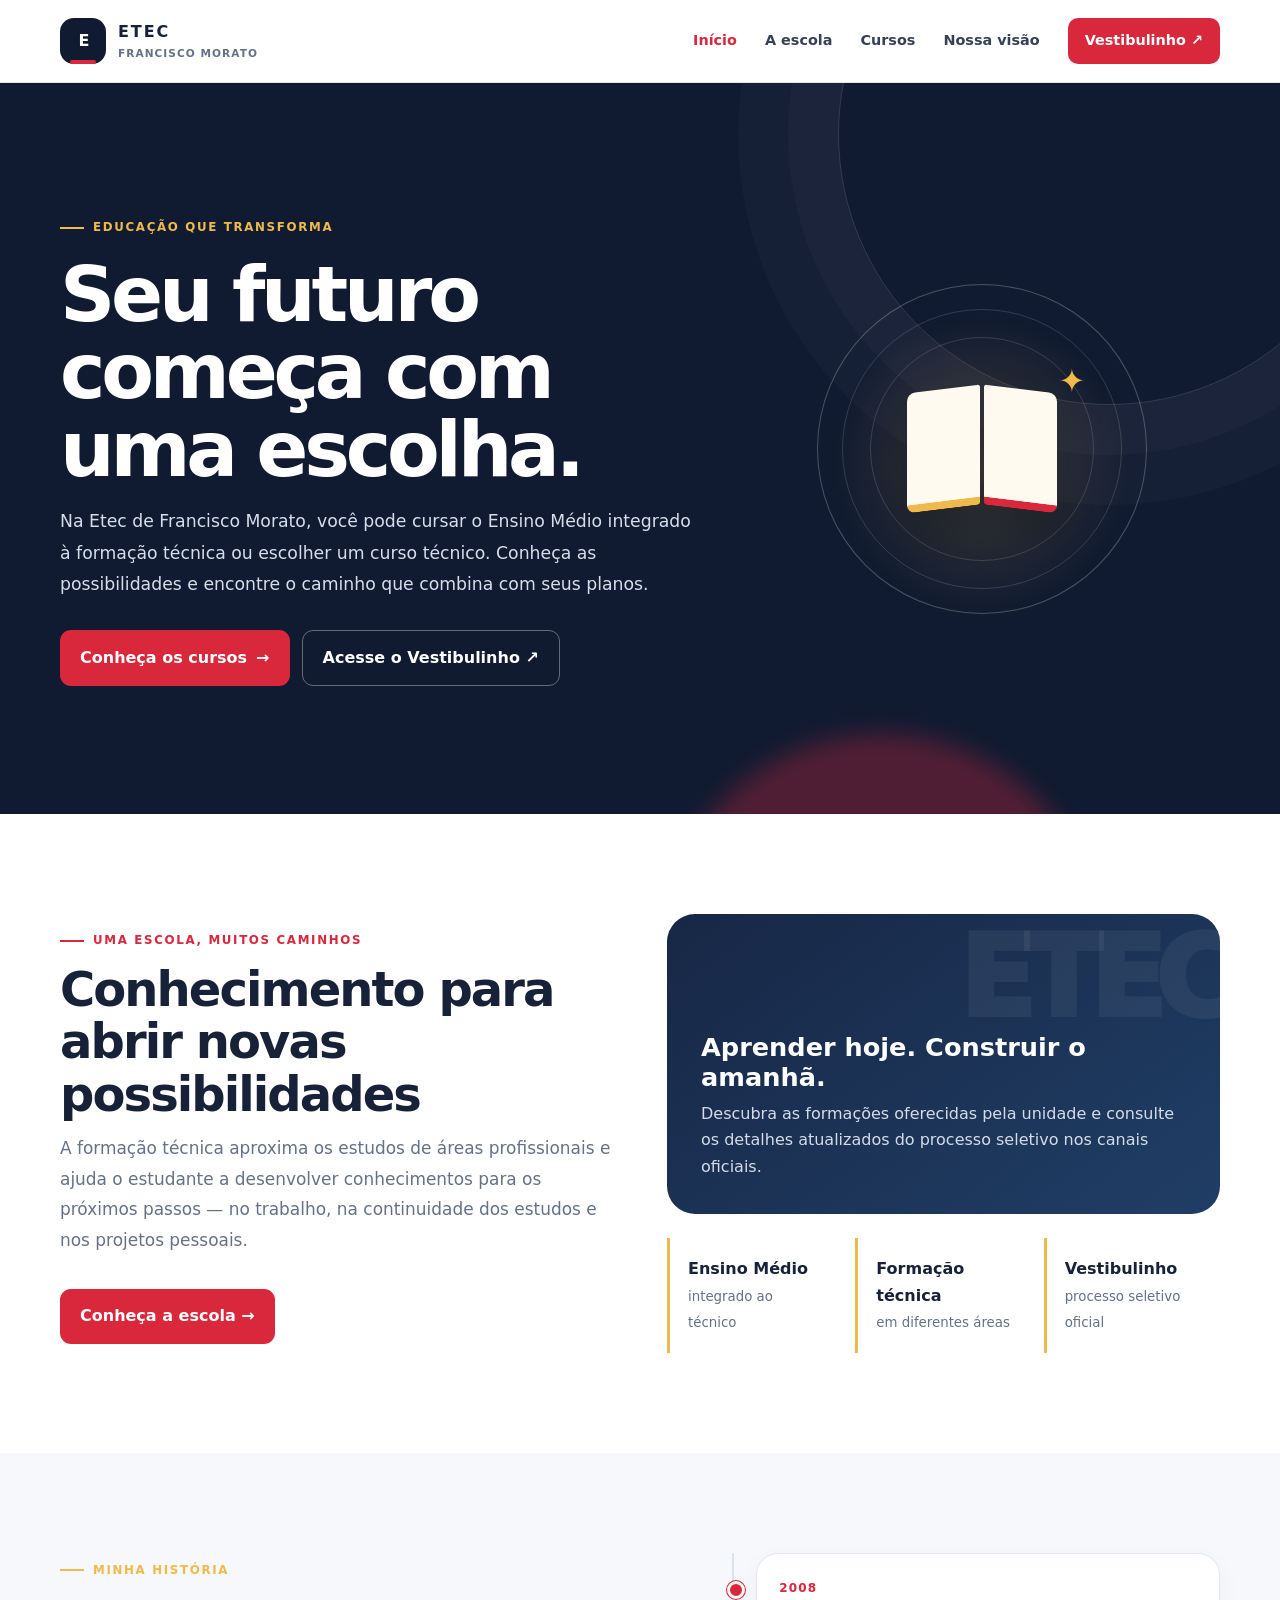
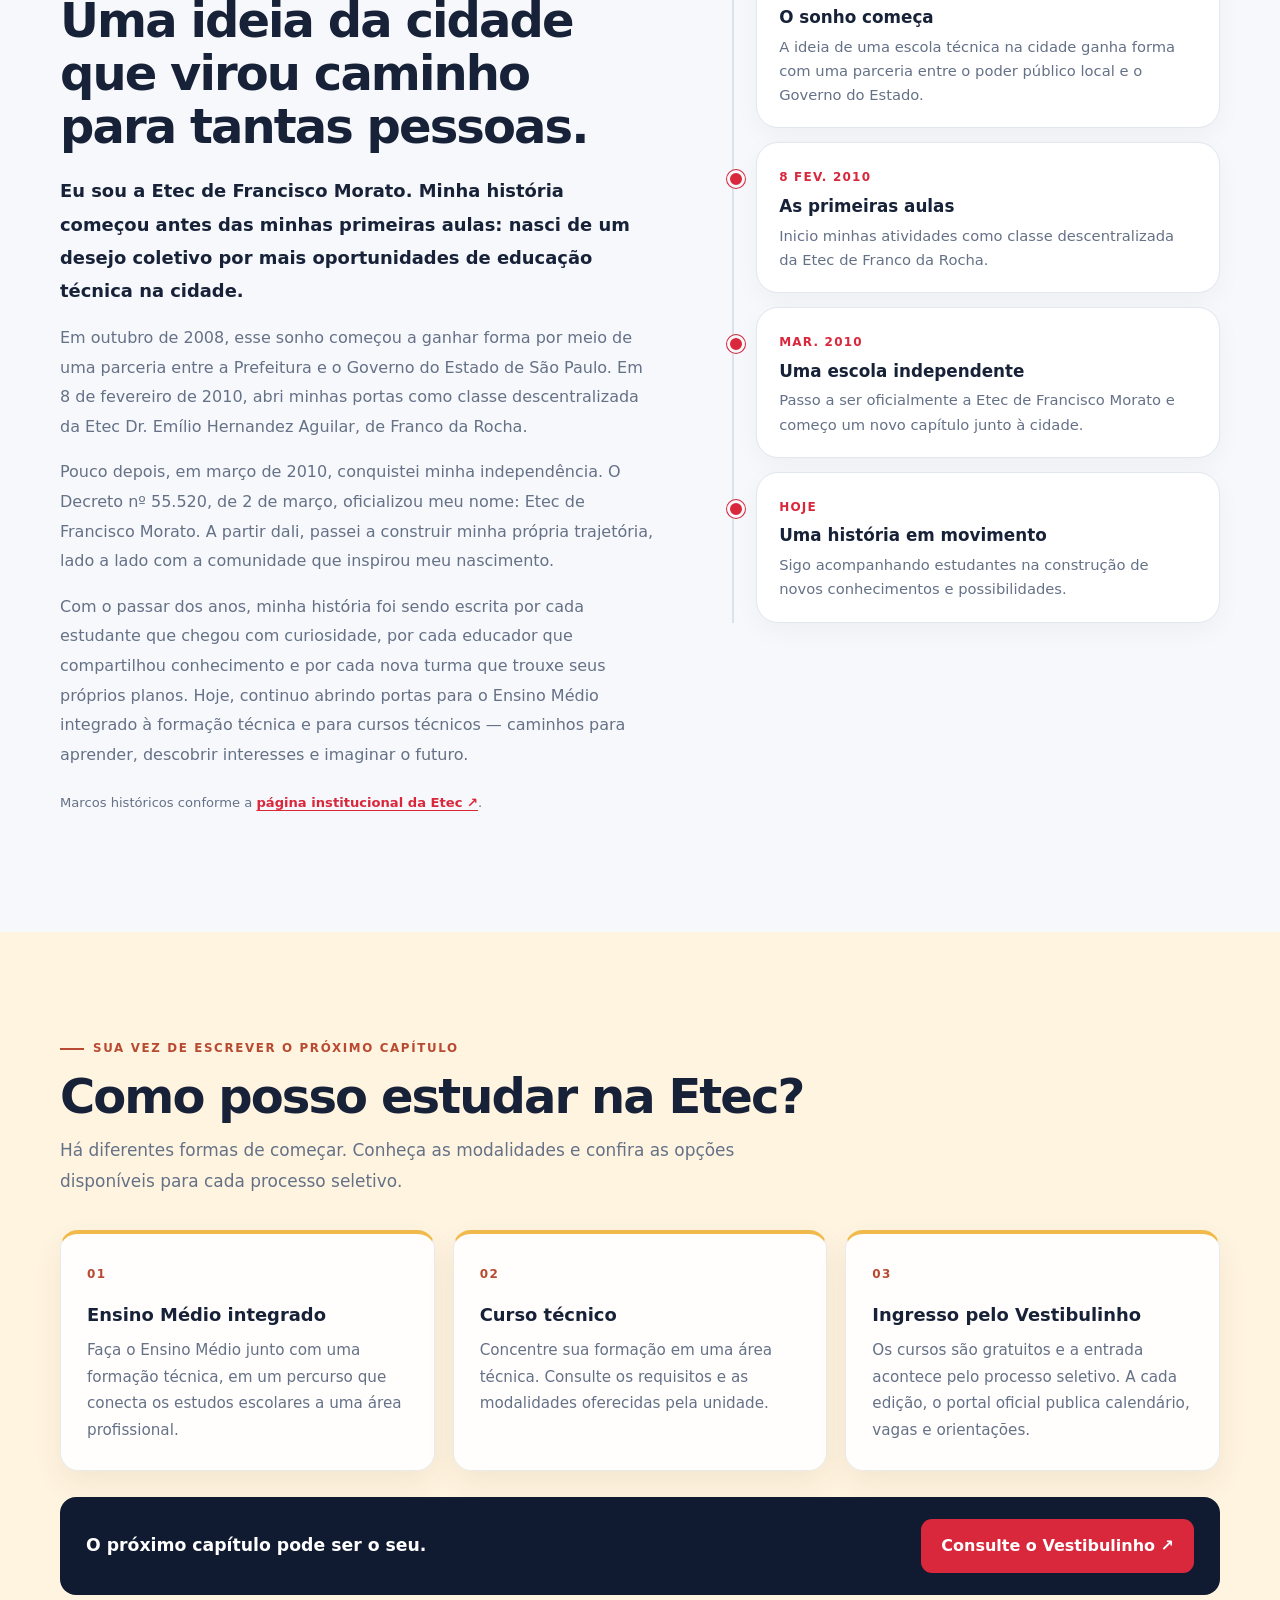
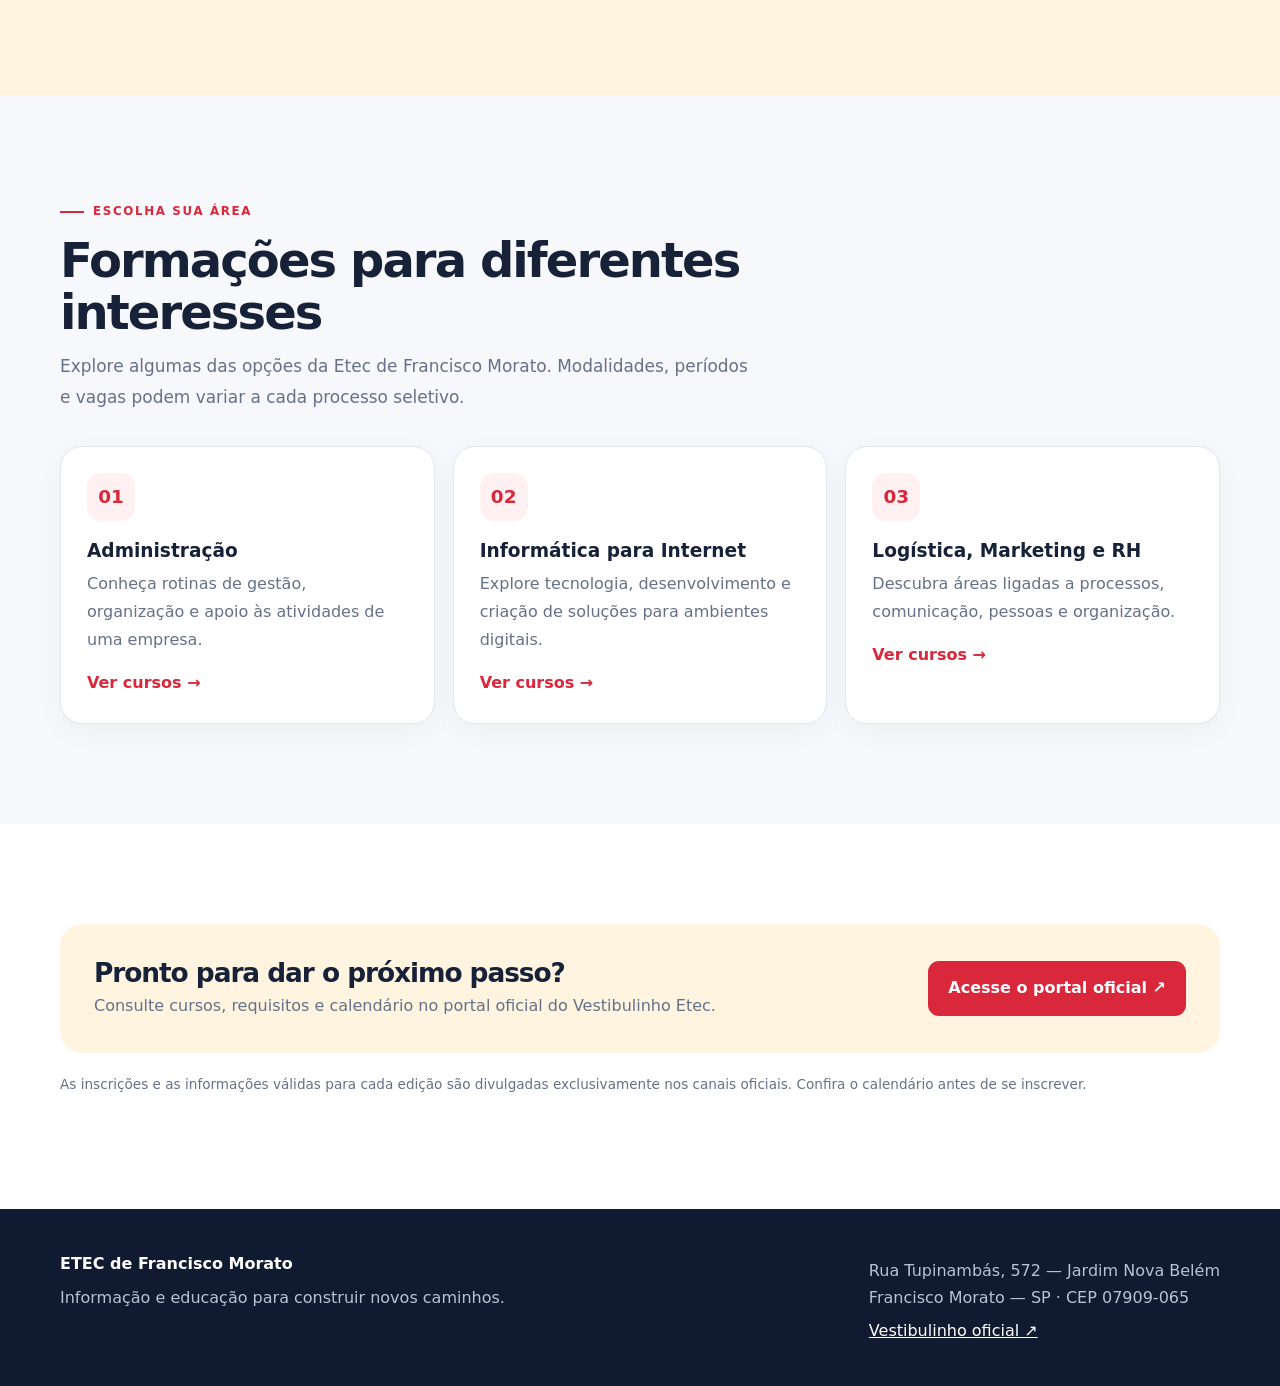
<file: index.html>
<!doctype html><html lang="pt-BR"><head><meta charset="utf-8"><meta name="viewport" content="width=device-width, initial-scale=1"><meta name="theme-color" content="#101b31"><meta name="description" content="Conheça a Etec de Francisco Morato, seus cursos técnicos e o Ensino Médio integrado. Prepare seu próximo passo pelo Vestibulinho oficial."><title>ETEC Francisco Morato | Aprender abre caminhos</title><link rel="stylesheet" href="style.css"><script src="script.js" defer></script></head><body><a class="skip-link" href="#conteudo">Pular para o conteúdo</a><header class="site-header"><div class="header-inner"><a class="brand" href="index.html"><span class="brand-mark">E</span><span class="brand-copy"><b>ETEC</b><small>FRANCISCO MORATO</small></span></a><nav class="main-nav" aria-label="Navegação principal"><a href="index.html" aria-current="page">Início</a><a href="escola.html">A escola</a><a href="cursos.html">Cursos</a><a href="Sobrenos.html">Nossa visão</a><a class="nav-cta" href="https://vestibulinho.etec.sp.gov.br/" target="_blank" rel="noopener">Vestibulinho ↗</a></nav></div></header><main id="conteudo"><section class="hero"><div class="hero-inner"><div><span class="eyebrow">Educação que transforma</span><h1>Seu futuro começa com uma escolha.</h1><p>Na Etec de Francisco Morato, você pode cursar o Ensino Médio integrado à formação técnica ou escolher um curso técnico. Conheça as possibilidades e encontre o caminho que combina com seus planos.</p><div class="actions"><a class="button button-primary" href="cursos.html">Conheça os cursos <span>→</span></a><a class="button button-outline" href="https://vestibulinho.etec.sp.gov.br/" target="_blank" rel="noopener">Acesse o Vestibulinho ↗</a></div></div><div class="hero-art" aria-hidden="true"><div class="orbit"><div class="book"><span></span><span></span></div></div></div></div></section><section class="section"><div class="wrap split"><div><div class="section-head"><span class="eyebrow">Uma escola, muitos caminhos</span><h2>Conhecimento para abrir novas possibilidades</h2><p class="lead">A formação técnica aproxima os estudos de áreas profissionais e ajuda o estudante a desenvolver conhecimentos para os próximos passos — no trabalho, na continuidade dos estudos e nos projetos pessoais.</p></div><a class="button button-primary" href="escola.html">Conheça a escola →</a></div><div><div class="feature-panel"><h3>Aprender hoje. Construir o amanhã.</h3><p>Descubra as formações oferecidas pela unidade e consulte os detalhes atualizados do processo seletivo nos canais oficiais.</p></div><div class="stats"><div class="stat"><b>Ensino Médio</b><small>integrado ao técnico</small></div><div class="stat"><b>Formação técnica</b><small>em diferentes áreas</small></div><div class="stat"><b>Vestibulinho</b><small>processo seletivo oficial</small></div></div></div></div></section><section class="section story-section" aria-labelledby="historia-etec">
  <div class="wrap story-layout">
    <div class="story-narrative">
      <span class="eyebrow">Minha história</span>
      <h2 id="historia-etec">Uma ideia da cidade que virou caminho para tantas pessoas.</h2>
      <p class="story-opening">Eu sou a Etec de Francisco Morato. Minha história começou antes das minhas primeiras aulas: nasci de um desejo coletivo por mais oportunidades de educação técnica na cidade.</p>
      <p>Em outubro de 2008, esse sonho começou a ganhar forma por meio de uma parceria entre a Prefeitura e o Governo do Estado de São Paulo. Em 8 de fevereiro de 2010, abri minhas portas como classe descentralizada da Etec Dr. Emílio Hernandez Aguilar, de Franco da Rocha.</p>
      <p>Pouco depois, em março de 2010, conquistei minha independência. O Decreto nº 55.520, de 2 de março, oficializou meu nome: Etec de Francisco Morato. A partir dali, passei a construir minha própria trajetória, lado a lado com a comunidade que inspirou meu nascimento.</p>
      <p>Com o passar dos anos, minha história foi sendo escrita por cada estudante que chegou com curiosidade, por cada educador que compartilhou conhecimento e por cada nova turma que trouxe seus próprios planos. Hoje, continuo abrindo portas para o Ensino Médio integrado à formação técnica e para cursos técnicos — caminhos para aprender, descobrir interesses e imaginar o futuro.</p>
      <p class="story-source">Marcos históricos conforme a <a href="https://etecfranciscomorato.com.br/router.php?page=sobre-a-etec-morato" target="_blank" rel="noopener">página institucional da Etec ↗</a>.</p>
    </div>
    <div class="story-timeline" aria-label="Marcos da história da escola">
      <article class="story-milestone card"><span class="story-year">2008</span><h3>O sonho começa</h3><p>A ideia de uma escola técnica na cidade ganha forma com uma parceria entre o poder público local e o Governo do Estado.</p></article>
      <article class="story-milestone card"><span class="story-year">8 fev. 2010</span><h3>As primeiras aulas</h3><p>Inicio minhas atividades como classe descentralizada da Etec de Franco da Rocha.</p></article>
      <article class="story-milestone card"><span class="story-year">Mar. 2010</span><h3>Uma escola independente</h3><p>Passo a ser oficialmente a Etec de Francisco Morato e começo um novo capítulo junto à cidade.</p></article>
      <article class="story-milestone card"><span class="story-year">Hoje</span><h3>Uma história em movimento</h3><p>Sigo acompanhando estudantes na construção de novos conhecimentos e possibilidades.</p></article>
    </div>
  </div>
</section><section class="section pathways-section" aria-labelledby="caminhos-etec">
  <div class="wrap">
    <div class="section-head pathways-heading">
      <span class="eyebrow">Sua vez de escrever o próximo capítulo</span>
      <h2 id="caminhos-etec">Como posso estudar na Etec?</h2>
      <p class="lead">Há diferentes formas de começar. Conheça as modalidades e confira as opções disponíveis para cada processo seletivo.</p>
    </div>
    <div class="pathways-grid">
      <article class="pathway-card">
        <span class="pathway-number">01</span>
        <h3>Ensino Médio integrado</h3>
        <p>Faça o Ensino Médio junto com uma formação técnica, em um percurso que conecta os estudos escolares a uma área profissional.</p>
      </article>
      <article class="pathway-card">
        <span class="pathway-number">02</span>
        <h3>Curso técnico</h3>
        <p>Concentre sua formação em uma área técnica. Consulte os requisitos e as modalidades oferecidas pela unidade.</p>
      </article>
      <article class="pathway-card">
        <span class="pathway-number">03</span>
        <h3>Ingresso pelo Vestibulinho</h3>
        <p>Os cursos são gratuitos e a entrada acontece pelo processo seletivo. A cada edição, o portal oficial publica calendário, vagas e orientações.</p>
      </article>
    </div>
    <div class="pathways-footer">
      <p>O próximo capítulo pode ser o seu.</p>
      <a class="button button-primary" href="https://vestibulinho.etec.sp.gov.br/" target="_blank" rel="noopener">Consulte o Vestibulinho ↗</a>
    </div>
  </div>
</section><section class="section section-soft"><div class="wrap"><div class="section-head"><span class="eyebrow">Escolha sua área</span><h2>Formações para diferentes interesses</h2><p class="lead">Explore algumas das opções da Etec de Francisco Morato. Modalidades, períodos e vagas podem variar a cada processo seletivo.</p></div><div class="grid-3"><article class="card"><span class="card-icon">01</span><h3>Administração</h3><p>Conheça rotinas de gestão, organização e apoio às atividades de uma empresa.</p><a class="card-link" href="cursos.html">Ver cursos →</a></article><article class="card"><span class="card-icon">02</span><h3>Informática para Internet</h3><p>Explore tecnologia, desenvolvimento e criação de soluções para ambientes digitais.</p><a class="card-link" href="cursos.html">Ver cursos →</a></article><article class="card"><span class="card-icon">03</span><h3>Logística, Marketing e RH</h3><p>Descubra áreas ligadas a processos, comunicação, pessoas e organização.</p><a class="card-link" href="cursos.html">Ver cursos →</a></article></div></div></section><section class="section"><div class="wrap"><div class="banner"><div><h2>Pronto para dar o próximo passo?</h2><p>Consulte cursos, requisitos e calendário no portal oficial do Vestibulinho Etec.</p></div><a class="button button-primary" href="https://vestibulinho.etec.sp.gov.br/" target="_blank" rel="noopener">Acesse o portal oficial ↗</a></div><p class="note">As inscrições e as informações válidas para cada edição são divulgadas exclusivamente nos canais oficiais. Confira o calendário antes de se inscrever.</p></div></section></main><footer class="footer"><div class="wrap footer-inner"><div><strong>ETEC de Francisco Morato</strong><p>Informação e educação para construir novos caminhos.</p></div><div><p>Rua Tupinambás, 572 — Jardim Nova Belém<br>Francisco Morato — SP · CEP 07909-065</p><a href="https://vestibulinho.etec.sp.gov.br/" target="_blank" rel="noopener">Vestibulinho oficial ↗</a></div></div></footer></body></html>
</file>
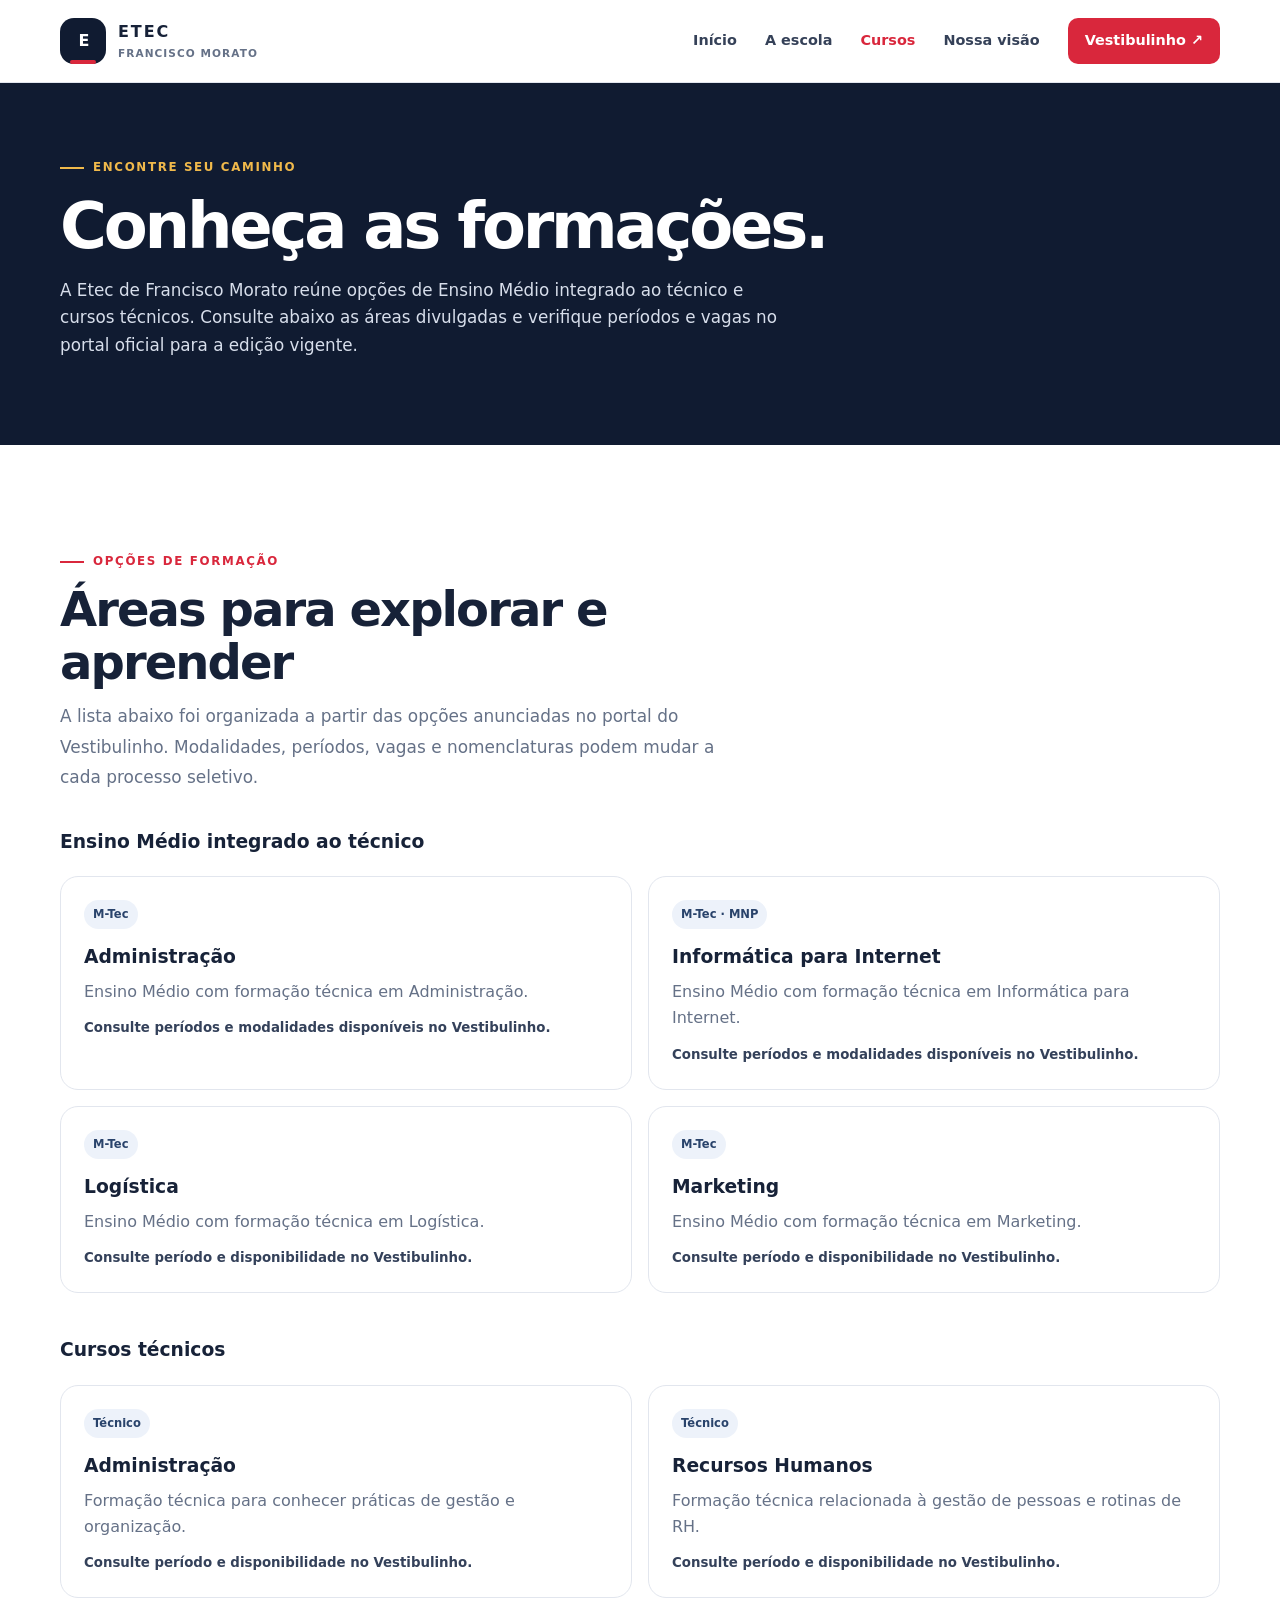
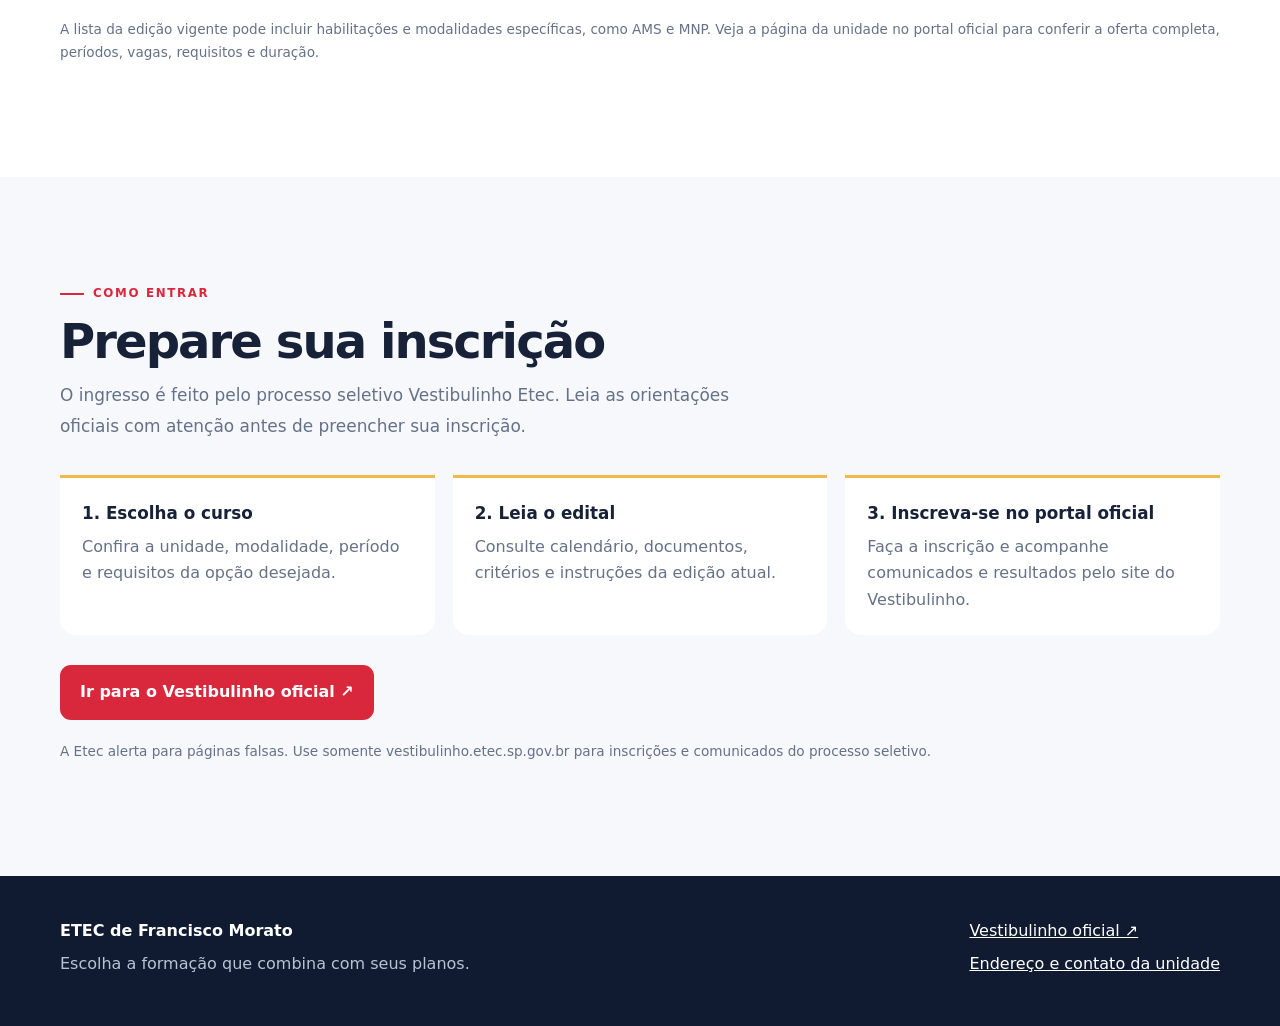
<file: cursos.html>
<!doctype html><html lang="pt-BR"><head><meta charset="utf-8"><meta name="viewport" content="width=device-width, initial-scale=1"><meta name="theme-color" content="#101b31"><meta name="description" content="Confira cursos da Etec de Francisco Morato e consulte detalhes atualizados no Vestibulinho."><title>Cursos | ETEC Francisco Morato</title><link rel="stylesheet" href="style.css"><script src="script.js" defer></script></head><body><a class="skip-link" href="#conteudo">Pular para o conteúdo</a><header class="site-header"><div class="header-inner"><a class="brand" href="index.html"><span class="brand-mark">E</span><span class="brand-copy"><b>ETEC</b><small>FRANCISCO MORATO</small></span></a><nav class="main-nav" aria-label="Navegação principal"><a href="index.html">Início</a><a href="escola.html">A escola</a><a href="cursos.html" aria-current="page">Cursos</a><a href="Sobrenos.html">Nossa visão</a><a class="nav-cta" href="https://vestibulinho.etec.sp.gov.br/" target="_blank" rel="noopener">Vestibulinho ↗</a></nav></div></header><main id="conteudo"><section class="subhero"><div class="wrap"><span class="eyebrow">Encontre seu caminho</span><h1>Conheça as formações.</h1><p>A Etec de Francisco Morato reúne opções de Ensino Médio integrado ao técnico e cursos técnicos. Consulte abaixo as áreas divulgadas e verifique períodos e vagas no portal oficial para a edição vigente.</p></div></section><section class="section"><div class="wrap"><div class="section-head"><span class="eyebrow">Opções de formação</span><h2>Áreas para explorar e aprender</h2><p class="lead">A lista abaixo foi organizada a partir das opções anunciadas no portal do Vestibulinho. Modalidades, períodos, vagas e nomenclaturas podem mudar a cada processo seletivo.</p></div><h3>Ensino Médio integrado ao técnico</h3><div class="course-grid"><article class="course-card"><span class="tag">M-Tec</span><h3>Administração</h3><p>Ensino Médio com formação técnica em Administração.</p><small>Consulte períodos e modalidades disponíveis no Vestibulinho.</small></article><article class="course-card"><span class="tag">M-Tec · MNP</span><h3>Informática para Internet</h3><p>Ensino Médio com formação técnica em Informática para Internet.</p><small>Consulte períodos e modalidades disponíveis no Vestibulinho.</small></article><article class="course-card"><span class="tag">M-Tec</span><h3>Logística</h3><p>Ensino Médio com formação técnica em Logística.</p><small>Consulte período e disponibilidade no Vestibulinho.</small></article><article class="course-card"><span class="tag">M-Tec</span><h3>Marketing</h3><p>Ensino Médio com formação técnica em Marketing.</p><small>Consulte período e disponibilidade no Vestibulinho.</small></article></div><h3 style="margin-top:42px">Cursos técnicos</h3><div class="course-grid"><article class="course-card"><span class="tag">Técnico</span><h3>Administração</h3><p>Formação técnica para conhecer práticas de gestão e organização.</p><small>Consulte período e disponibilidade no Vestibulinho.</small></article><article class="course-card"><span class="tag">Técnico</span><h3>Recursos Humanos</h3><p>Formação técnica relacionada à gestão de pessoas e rotinas de RH.</p><small>Consulte período e disponibilidade no Vestibulinho.</small></article></div><p class="note">A lista da edição vigente pode incluir habilitações e modalidades específicas, como AMS e MNP. Veja a página da unidade no portal oficial para conferir a oferta completa, períodos, vagas, requisitos e duração.</p></div></section><section class="section section-soft"><div class="wrap"><div class="section-head"><span class="eyebrow">Como entrar</span><h2>Prepare sua inscrição</h2><p class="lead">O ingresso é feito pelo processo seletivo Vestibulinho Etec. Leia as orientações oficiais com atenção antes de preencher sua inscrição.</p></div><div class="steps"><article class="step"><b>1. Escolha o curso</b><p>Confira a unidade, modalidade, período e requisitos da opção desejada.</p></article><article class="step"><b>2. Leia o edital</b><p>Consulte calendário, documentos, critérios e instruções da edição atual.</p></article><article class="step"><b>3. Inscreva-se no portal oficial</b><p>Faça a inscrição e acompanhe comunicados e resultados pelo site do Vestibulinho.</p></article></div><div class="actions"><a class="button button-primary" href="https://vestibulinho.etec.sp.gov.br/" target="_blank" rel="noopener">Ir para o Vestibulinho oficial ↗</a></div><p class="note">A Etec alerta para páginas falsas. Use somente vestibulinho.etec.sp.gov.br para inscrições e comunicados do processo seletivo.</p></div></section></main><footer class="footer"><div class="wrap footer-inner"><div><strong>ETEC de Francisco Morato</strong><p>Escolha a formação que combina com seus planos.</p></div><div><a href="https://vestibulinho.etec.sp.gov.br/" target="_blank" rel="noopener">Vestibulinho oficial ↗</a><p><a href="escola.html">Endereço e contato da unidade</a></p></div></div></footer></body></html>
</file>
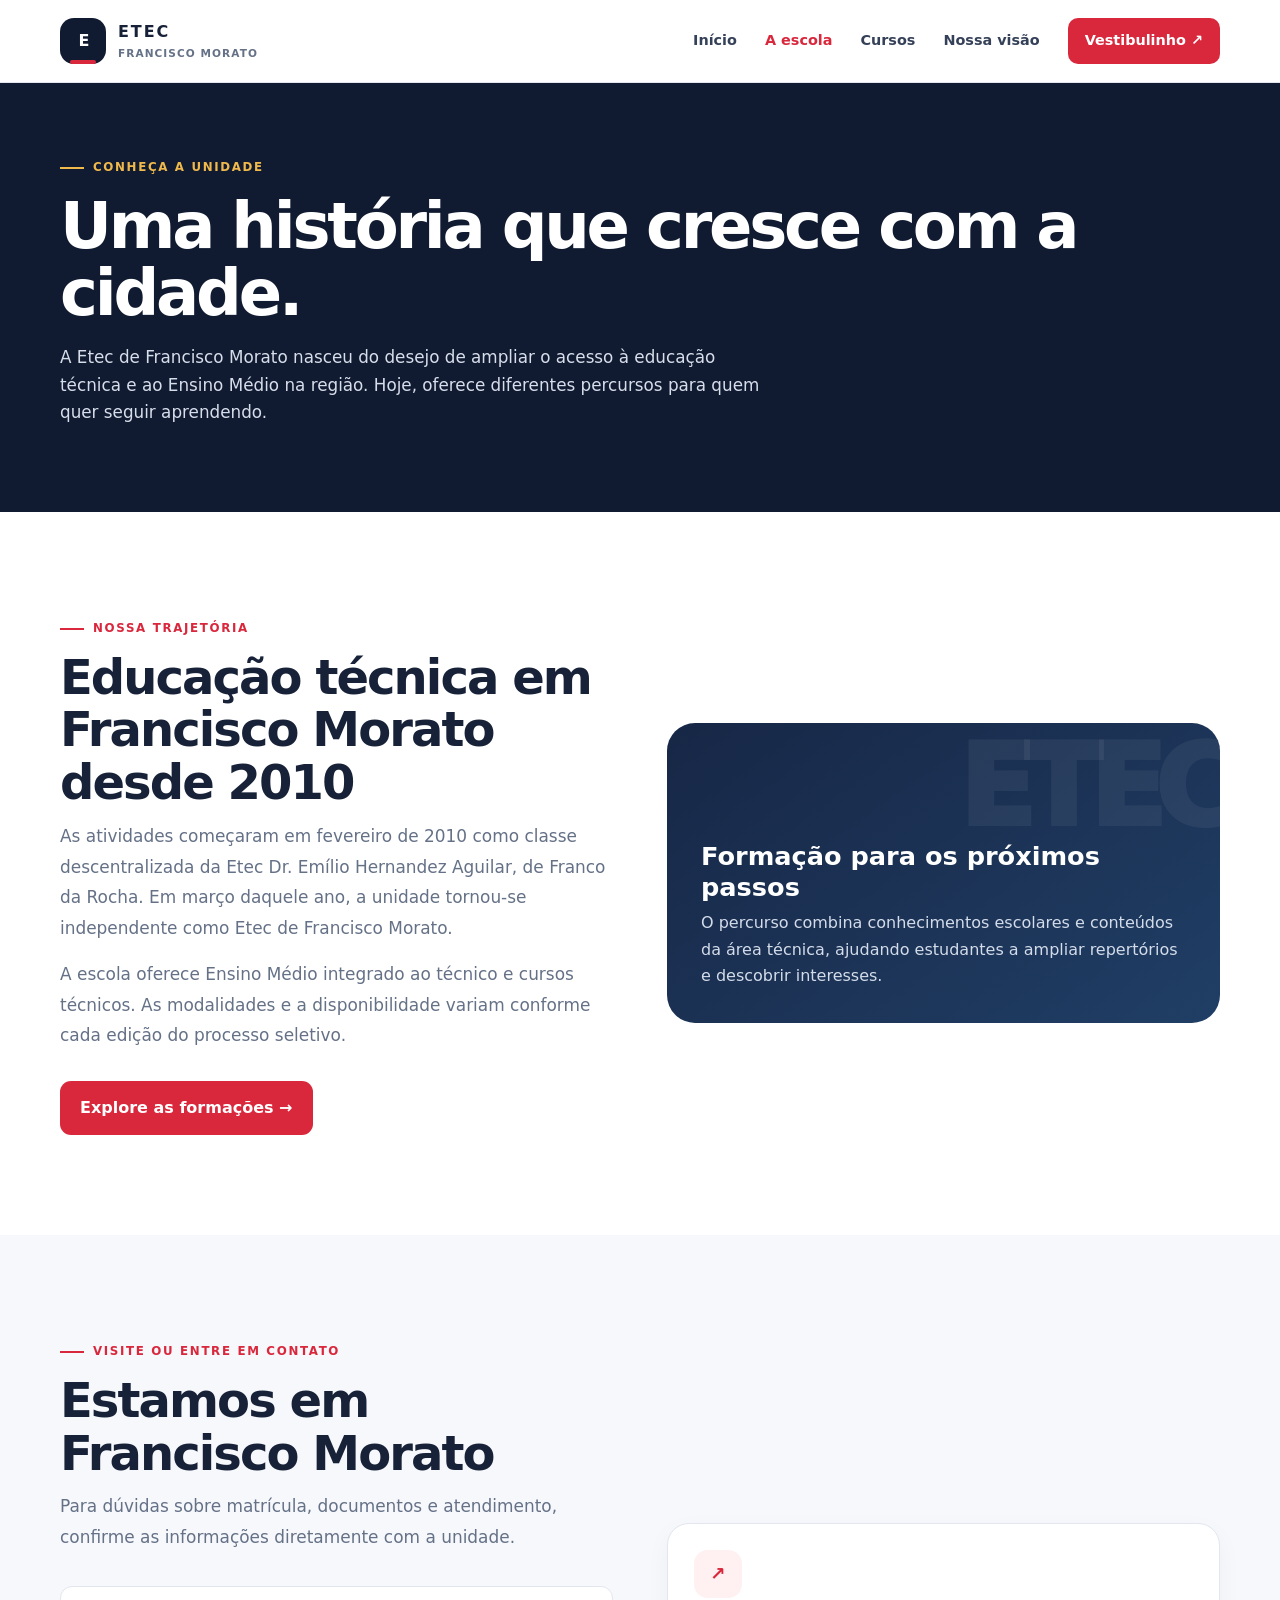
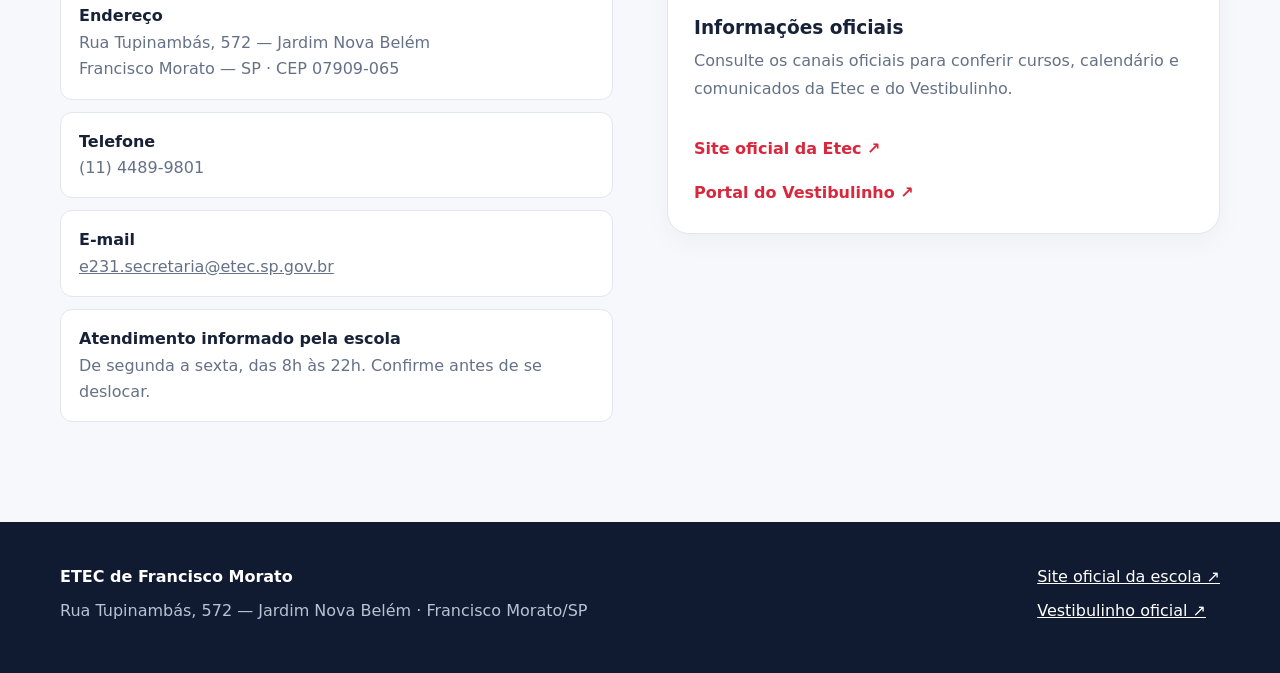
<file: escola.html>
<!doctype html><html lang="pt-BR"><head><meta charset="utf-8"><meta name="viewport" content="width=device-width, initial-scale=1"><meta name="theme-color" content="#101b31"><meta name="description" content="Conheça a história, o ensino e os contatos da Etec de Francisco Morato."><title>A escola | ETEC Francisco Morato</title><link rel="stylesheet" href="style.css"><script src="script.js" defer></script></head><body><a class="skip-link" href="#conteudo">Pular para o conteúdo</a><header class="site-header"><div class="header-inner"><a class="brand" href="index.html"><span class="brand-mark">E</span><span class="brand-copy"><b>ETEC</b><small>FRANCISCO MORATO</small></span></a><nav class="main-nav" aria-label="Navegação principal"><a href="index.html">Início</a><a href="escola.html" aria-current="page">A escola</a><a href="cursos.html">Cursos</a><a href="Sobrenos.html">Nossa visão</a><a class="nav-cta" href="https://vestibulinho.etec.sp.gov.br/" target="_blank" rel="noopener">Vestibulinho ↗</a></nav></div></header><main id="conteudo"><section class="subhero"><div class="wrap"><span class="eyebrow">Conheça a unidade</span><h1>Uma história que cresce com a cidade.</h1><p>A Etec de Francisco Morato nasceu do desejo de ampliar o acesso à educação técnica e ao Ensino Médio na região. Hoje, oferece diferentes percursos para quem quer seguir aprendendo.</p></div></section><section class="section"><div class="wrap split"><div><span class="eyebrow" style="color:var(--red)">Nossa trajetória</span><h2>Educação técnica em Francisco Morato desde 2010</h2><p class="lead">As atividades começaram em fevereiro de 2010 como classe descentralizada da Etec Dr. Emílio Hernandez Aguilar, de Franco da Rocha. Em março daquele ano, a unidade tornou-se independente como Etec de Francisco Morato.</p><p class="lead" style="margin-top:16px">A escola oferece Ensino Médio integrado ao técnico e cursos técnicos. As modalidades e a disponibilidade variam conforme cada edição do processo seletivo.</p><div class="actions"><a class="button button-primary" href="cursos.html">Explore as formações →</a></div></div><div class="feature-panel"><h3>Formação para os próximos passos</h3><p>O percurso combina conhecimentos escolares e conteúdos da área técnica, ajudando estudantes a ampliar repertórios e descobrir interesses.</p></div></div></section><section class="section section-soft"><div class="wrap split"><div><div class="section-head"><span class="eyebrow">Visite ou entre em contato</span><h2>Estamos em Francisco Morato</h2><p class="lead">Para dúvidas sobre matrícula, documentos e atendimento, confirme as informações diretamente com a unidade.</p></div><div class="contact-list"><div><b>Endereço</b><span>Rua Tupinambás, 572 — Jardim Nova Belém<br>Francisco Morato — SP · CEP 07909-065</span></div><div><b>Telefone</b><span>(11) 4489-9801</span></div><div><b>E-mail</b><span><a href="mailto:e231.secretaria@etec.sp.gov.br">e231.secretaria@etec.sp.gov.br</a></span></div><div><b>Atendimento informado pela escola</b><span>De segunda a sexta, das 8h às 22h. Confirme antes de se deslocar.</span></div></div></div><div class="card"><span class="card-icon">↗</span><h3>Informações oficiais</h3><p>Consulte os canais oficiais para conferir cursos, calendário e comunicados da Etec e do Vestibulinho.</p><p style="margin-top:16px"><a class="card-link" href="https://etecfranciscomorato.com.br/" target="_blank" rel="noopener">Site oficial da Etec ↗</a></p><p><a class="card-link" href="https://vestibulinho.etec.sp.gov.br/" target="_blank" rel="noopener">Portal do Vestibulinho ↗</a></p></div></div></section></main><footer class="footer"><div class="wrap footer-inner"><div><strong>ETEC de Francisco Morato</strong><p>Rua Tupinambás, 572 — Jardim Nova Belém · Francisco Morato/SP</p></div><div><a href="https://etecfranciscomorato.com.br/" target="_blank" rel="noopener">Site oficial da escola ↗</a><p><a href="https://vestibulinho.etec.sp.gov.br/" target="_blank" rel="noopener">Vestibulinho oficial ↗</a></p></div></div></footer></body></html>
</file>
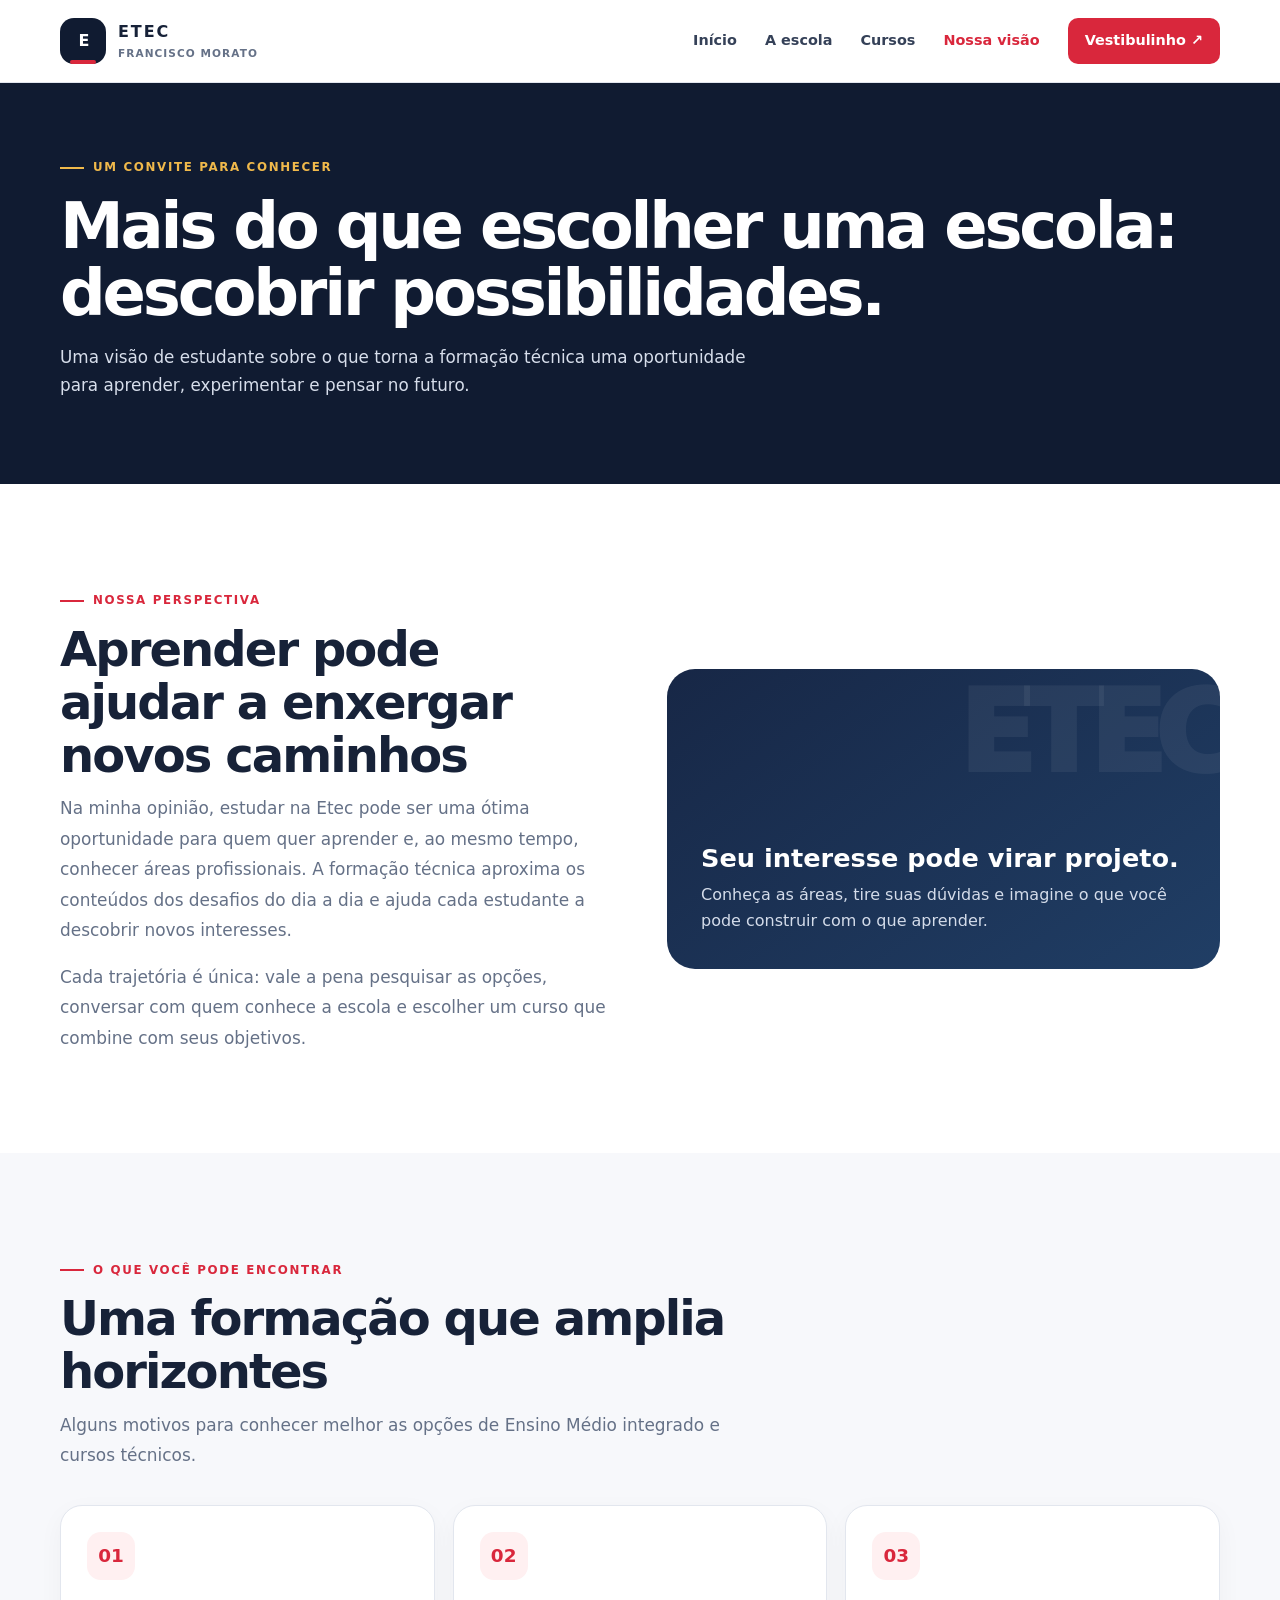
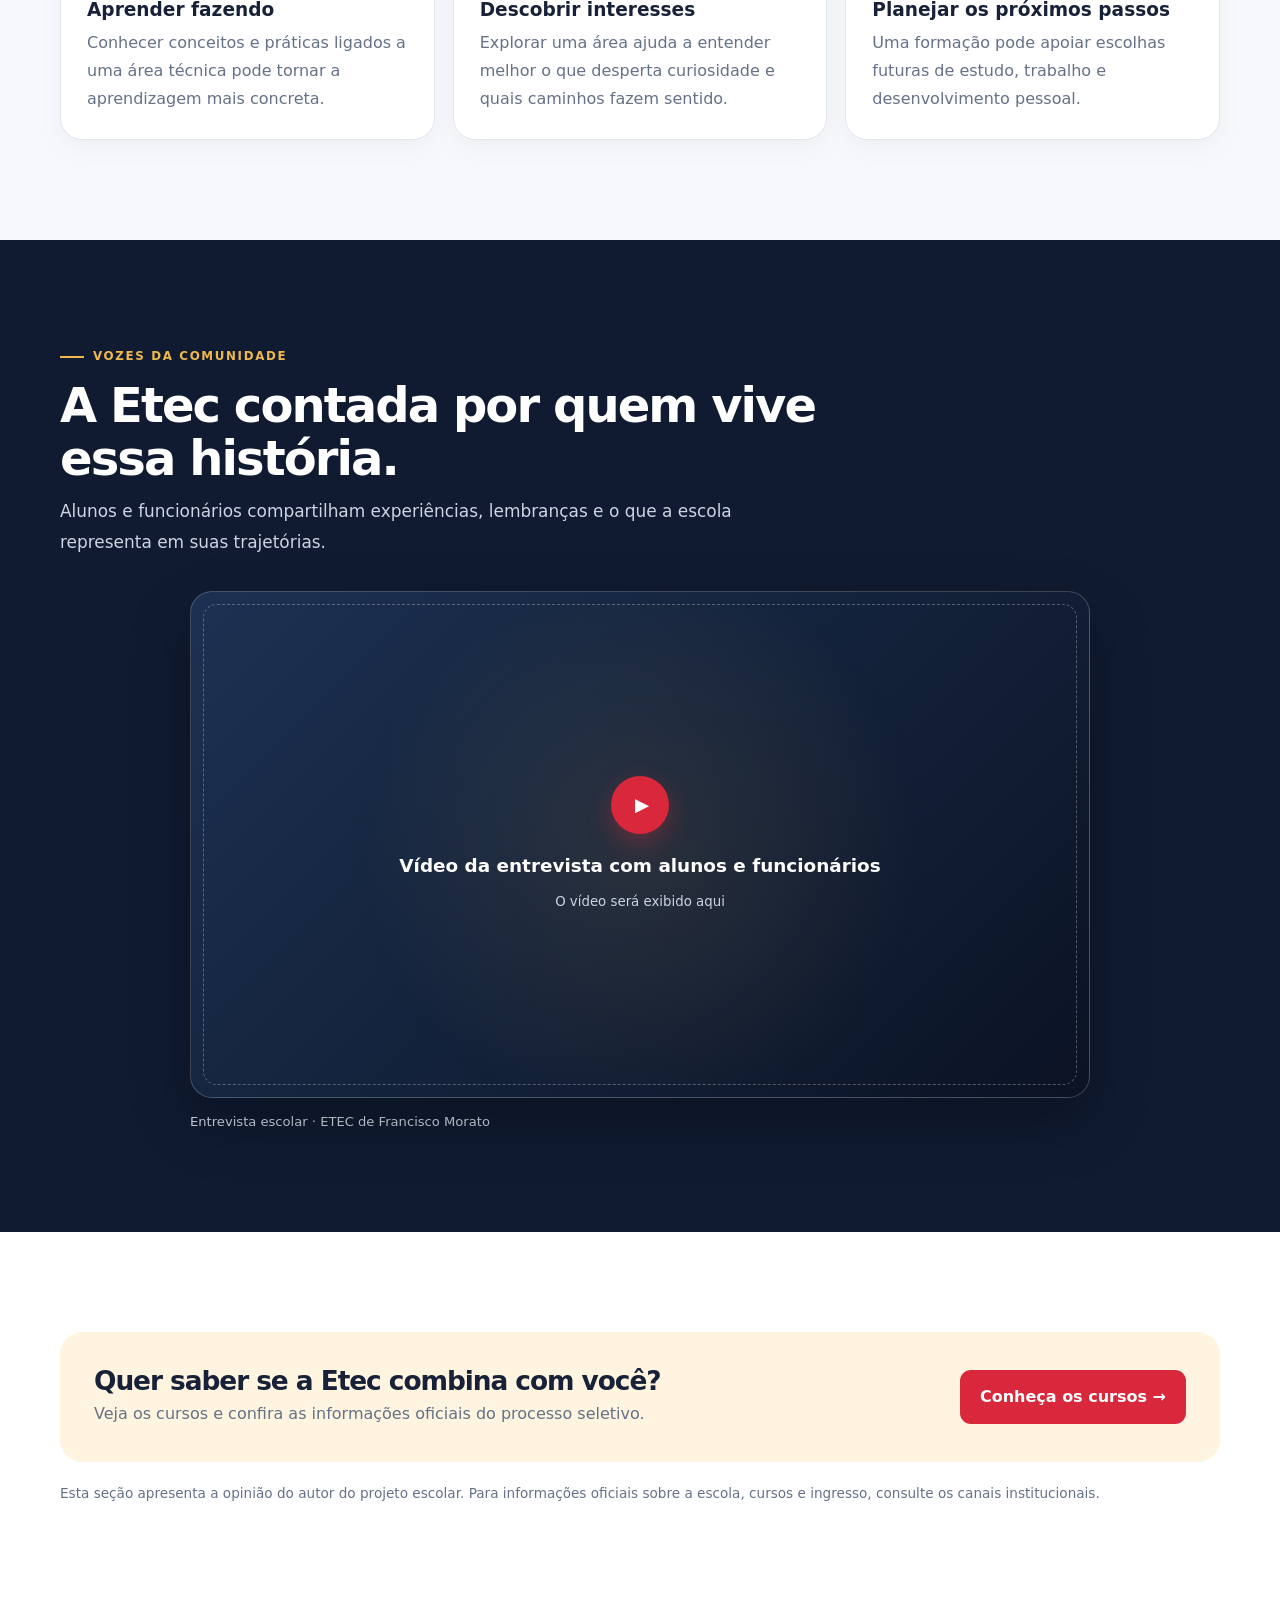
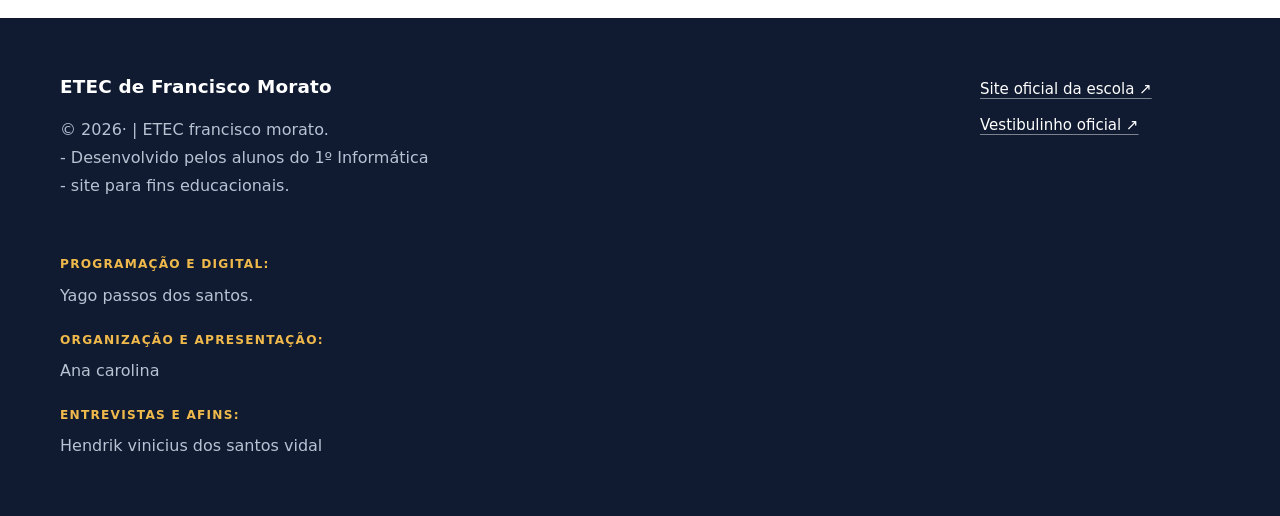
<file: Sobrenos.html>
<!doctype html>
<html lang="pt-BR">

<head>
    <meta charset="utf-8">
    <meta name="viewport" content="width=device-width, initial-scale=1">
    <meta name="theme-color" content="#101b31">
    <meta name="description"
        content="Uma perspectiva de estudante sobre como a Etec pode abrir novos caminhos de aprendizagem e formação.">
    <title>Por que escolher a Etec? | ETEC Francisco Morato</title>
    <link rel="stylesheet" href="style.css">
    <script src="script.js" defer></script>
    <style>
        /* Estilos do rodapé desta página: espaçamento e tipografia */
        .footer-sobrenos {
            padding: 54px 0 48px;
        }

        .footer-sobrenos .footer-inner {
            align-items: flex-start;
            gap: clamp(36px, 7vw, 96px);
        }

        .footer-sobrenos .footer-inner > div:first-child {
            flex: 1 1 620px;
            max-width: 720px;
        }

        .footer-sobrenos .footer-inner > div:last-child {
            flex: 0 1 240px;
            padding-top: 4px;
        }

        .footer-sobrenos strong {
            display: block;
            margin-bottom: 14px;
            font-size: 1.15rem;
            letter-spacing: .01em;
        }

        .footer-sobrenos p {
            margin: 8px 0;
            line-height: 1.75;
        }

        .footer-sobrenos h4 {
            margin: 21px 0 3px;
            color: #f0b94b;
            font-size: .76rem;
            font-weight: 800;
            letter-spacing: .1em;
            line-height: 1.5;
            text-transform: uppercase;
        }

        .footer-sobrenos a {
            font-size: .94rem;
            line-height: 1.8;
            text-decoration-color: rgba(255,255,255,.45);
            text-underline-offset: 4px;
        }

        @media (max-width: 560px) {
            .footer-sobrenos {
                padding: 42px 0 36px;
            }

            .footer-sobrenos .footer-inner {
                gap: 24px;
            }

            .footer-sobrenos .footer-inner > div:first-child,
            .footer-sobrenos .footer-inner > div:last-child {
                flex-basis: 100%;
                max-width: none;
            }

            .footer-sobrenos h4 {
                margin-top: 17px;
            }
        }
    </style>
</head>

<body><a class="skip-link" href="#conteudo">Pular para o conteúdo</a>
    <header class="site-header">
        <div class="header-inner"><a class="brand" href="index.html"><span class="brand-mark">E</span><span
                    class="brand-copy"><b>ETEC</b><small>FRANCISCO MORATO</small></span></a>
            <nav class="main-nav" aria-label="Navegação principal"><a href="index.html">Início</a><a
                    href="escola.html">A escola</a><a href="cursos.html">Cursos</a><a href="Sobrenos.html"
                    aria-current="page">Nossa visão</a><a class="nav-cta" href="https://vestibulinho.etec.sp.gov.br/"
                    target="_blank" rel="noopener">Vestibulinho ↗</a></nav>
        </div>
    </header>
    <main id="conteudo">
        <section class="subhero">
            <div class="wrap"><span class="eyebrow">Um convite para conhecer</span>
                <h1>Mais do que escolher uma escola: descobrir possibilidades.</h1>
                <p>Uma visão de estudante sobre o que torna a formação técnica uma oportunidade para aprender,
                    experimentar e pensar no futuro.</p>
            </div>
        </section>
        <section class="section">
            <div class="wrap split">
                <div><span class="eyebrow" style="color:var(--red)">Nossa perspectiva</span>
                    <h2>Aprender pode ajudar a enxergar novos caminhos</h2>
                    <p class="lead">Na minha opinião, estudar na Etec pode ser uma ótima oportunidade para quem quer
                        aprender e, ao mesmo tempo, conhecer áreas profissionais. A formação técnica aproxima os
                        conteúdos dos desafios do dia a dia e ajuda cada estudante a descobrir novos interesses.</p>
                    <p class="lead" style="margin-top:16px">Cada trajetória é única: vale a pena pesquisar as opções,
                        conversar com quem conhece a escola e escolher um curso que combine com seus objetivos.</p>
                </div>
                <div class="feature-panel">
                    <h3>Seu interesse pode virar projeto.</h3>
                    <p>Conheça as áreas, tire suas dúvidas e imagine o que você pode construir com o que aprender.</p>
                </div>
            </div>
        </section>
        <section class="section section-soft">
            <div class="wrap">
                <div class="section-head"><span class="eyebrow">O que você pode encontrar</span>
                    <h2>Uma formação que amplia horizontes</h2>
                    <p class="lead">Alguns motivos para conhecer melhor as opções de Ensino Médio integrado e cursos
                        técnicos.</p>
                </div>
                <div class="grid-3">
                    <article class="card"><span class="card-icon">01</span>
                        <h3>Aprender fazendo</h3>
                        <p>Conhecer conceitos e práticas ligados a uma área técnica pode tornar a aprendizagem mais
                            concreta.</p>
                    </article>
                    <article class="card"><span class="card-icon">02</span>
                        <h3>Descobrir interesses</h3>
                        <p>Explorar uma área ajuda a entender melhor o que desperta curiosidade e quais caminhos fazem
                            sentido.</p>
                    </article>
                    <article class="card"><span class="card-icon">03</span>
                        <h3>Planejar os próximos passos</h3>
                        <p>Uma formação pode apoiar escolhas futuras de estudo, trabalho e desenvolvimento pessoal.</p>
                    </article>
                </div>
            </div>
        </section>
        <section class="section interview-section" aria-labelledby="interview-title">
            <div class="wrap">
                <div class="section-head interview-heading">
                    <span class="eyebrow">Vozes da comunidade</span>
                    <h2 id="interview-title">A Etec contada por quem vive essa história.</h2>
                    <p class="lead">Alunos e funcionários compartilham experiências, lembranças e o que a escola representa em suas trajetórias.</p>
                </div>
                <div class="interview-frame" role="group" aria-label="Espaço reservado para o vídeo da entrevista">
                    <div class="interview-placeholder">
                        <span class="interview-play" aria-hidden="true">▶</span>
                        <p>Vídeo da entrevista com alunos e funcionários</p>
                        <small>O vídeo será exibido aqui</small>
                    </div>
                </div>
                <p class="interview-caption">Entrevista escolar · ETEC de Francisco Morato</p>
            </div>
        </section>        <section class="section">
            <div class="wrap">
                <div class="banner">
                    <div>
                        <h2>Quer saber se a Etec combina com você?</h2>
                        <p>Veja os cursos e confira as informações oficiais do processo seletivo.</p>
                    </div><a class="button button-primary" href="cursos.html">Conheça os cursos →</a>
                </div>
                <p class="note">Esta seção apresenta a opinião do autor do projeto escolar. Para informações oficiais
                    sobre a escola, cursos e ingresso, consulte os canais institucionais.</p>
            </div>
        </section>
    </main>
    <footer class="footer footer-sobrenos">
        <div class="wrap footer-inner">
            <div><strong>ETEC de Francisco Morato</strong>
                <p> © 2026· | ETEC francisco morato. <br>
                    - Desenvolvido pelos alunos do 1º Informática <br>
                    - site para fins educacionais. </p>

                    <br> 

                <h4> Programação e digital: </h4> <p> Yago passos dos santos. </p>  
                <h4> Organização e apresentação: </h4> <p>  Ana carolina  </p> 
                <h4> Entrevistas e afins: </h4> <p> Hendrik vinicius dos santos vidal </p> 
                
            </div>
            <div><a href="https://etecfranciscomorato.com.br/" target="_blank" rel="noopener">Site oficial da escola
                    ↗</a>
                <p><a href="https://vestibulinho.etec.sp.gov.br/" target="_blank" rel="noopener">Vestibulinho oficial
                        ↗</a></p>
            </div>
        </div>
    </footer>
</body>

</html>
</file>
<file: style.css>
:root{--ink:#172238;--navy:#101b31;--blue:#18365b;--red:#d9273c;--gold:#f0b94b;--paper:#f7f8fb;--muted:#657187;--line:#e2e6ee;--white:#fff;--radius:22px;--shadow:0 18px 50px rgba(16,27,49,.11)}
*{box-sizing:border-box}html{scroll-behavior:smooth}body{margin:0;color:var(--ink);background:var(--white);font-family:Inter,ui-sans-serif,system-ui,-apple-system,"Segoe UI",sans-serif;line-height:1.65}a{color:inherit}.skip-link{position:absolute;left:-9999px}.skip-link:focus{left:1rem;top:1rem;z-index:99;background:#fff;padding:.7rem}
.site-header{position:sticky;top:0;z-index:20;background:rgba(255,255,255,.96);backdrop-filter:blur(12px);border-bottom:1px solid var(--line)}.header-inner{width:min(1160px,calc(100% - 40px));min-height:82px;margin:auto;display:flex;align-items:center;justify-content:space-between;gap:24px}.brand{display:flex;align-items:center;gap:12px;text-decoration:none}.brand-mark{width:46px;height:46px;border-radius:14px;background:var(--navy);display:grid;place-items:center;color:white;font-weight:900;letter-spacing:-2px;position:relative}.brand-mark:after{content:"";position:absolute;bottom:0;left:10px;right:10px;height:4px;border-radius:4px;background:var(--red)}.brand-copy{display:grid;line-height:1.15}.brand-copy b{font-size:1rem;letter-spacing:.12em}.brand-copy small{margin-top:5px;color:var(--muted);font-size:.66rem;letter-spacing:.1em;font-weight:700}.main-nav{display:flex;align-items:center;gap:clamp(14px,2.2vw,28px)}.main-nav a{text-decoration:none;font-size:.9rem;font-weight:700;color:#354158}.main-nav a:hover,.main-nav a[aria-current=page]{color:var(--red)}.main-nav .nav-cta{padding:11px 17px;border-radius:10px;background:var(--red);color:white}.main-nav .nav-cta:hover{background:#b91f32;color:white}
.wrap{width:min(1160px,calc(100% - 40px));margin:auto}.hero{overflow:hidden;position:relative;background:var(--navy);color:white}.hero:before,.hero:after{content:"";position:absolute;border-radius:50%;pointer-events:none}.hero:before{width:540px;height:540px;right:-100px;top:-220px;border:1px solid rgba(255,255,255,.14);box-shadow:0 0 0 50px rgba(255,255,255,.025),0 0 0 100px rgba(255,255,255,.02)}.hero:after{width:440px;height:440px;right:14%;bottom:-360px;background:rgba(217,39,60,.32);filter:blur(12px)}.hero-inner{position:relative;z-index:1;width:min(1160px,calc(100% - 40px));margin:auto;padding:clamp(72px,10vw,132px) 0;display:grid;grid-template-columns:1.15fr .85fr;align-items:center;gap:42px;min-height:520px}.eyebrow{display:inline-flex;align-items:center;gap:9px;text-transform:uppercase;letter-spacing:.14em;font-weight:800;font-size:.74rem;color:var(--gold)}.eyebrow:before{content:"";width:24px;height:2px;background:currentColor}.hero h1{max-width:730px;margin:18px 0;font-size:clamp(2.7rem,6vw,5rem);line-height:1.01;letter-spacing:-.055em}.hero p{max-width:650px;margin:0;color:#d7deeb;font-size:1.08rem;line-height:1.8}.actions{display:flex;flex-wrap:wrap;gap:12px;margin-top:30px}.button{display:inline-flex;align-items:center;justify-content:center;gap:9px;padding:14px 20px;border-radius:11px;text-decoration:none;font-weight:800;transition:transform .18s,background .18s}.button:hover{transform:translateY(-2px)}.button-primary{background:var(--red);color:white}.button-primary:hover{background:#b91f32}.button-light{color:var(--ink);background:white}.button-outline{color:white;border:1px solid rgba(255,255,255,.35)}.hero-art{min-height:320px;display:grid;place-items:center}.orbit{width:min(330px,75vw);aspect-ratio:1;border-radius:50%;border:1px solid rgba(255,255,255,.24);display:grid;place-items:center;position:relative;background:radial-gradient(circle at 50% 55%,rgba(240,185,75,.2),transparent 62%)}.orbit:before,.orbit:after{content:"";position:absolute;border-radius:50%;border:1px solid rgba(255,255,255,.14)}.orbit:before{inset:24px}.orbit:after{inset:52px}.book{width:150px;height:120px;position:relative;display:flex;gap:4px;filter:drop-shadow(0 20px 18px rgba(0,0,0,.2))}.book span{flex:1;background:#fffaf0;border-radius:8px 3px 3px 8px;transform:skewY(-7deg);border-bottom:8px solid var(--gold)}.book span+span{border-radius:3px 8px 8px 3px;transform:skewY(7deg);border-color:var(--red)}.book:after{content:"✦";position:absolute;right:-28px;top:-34px;color:var(--gold);font-size:2rem}
.section{padding:clamp(64px,8vw,100px) 0}.section-soft{background:var(--paper)}.section-head{max-width:700px;margin-bottom:34px}.section-head .eyebrow{color:var(--red)}h2{font-size:clamp(2rem,4vw,3rem);line-height:1.1;letter-spacing:-.04em;margin:12px 0}.lead{color:var(--muted);font-size:1.06rem;line-height:1.8;margin:0}.grid-3{display:grid;grid-template-columns:repeat(3,1fr);gap:18px}.card{padding:26px;border:1px solid var(--line);border-radius:var(--radius);background:white;box-shadow:0 8px 26px rgba(16,27,49,.04)}.card-icon{width:48px;height:48px;display:grid;place-items:center;border-radius:14px;background:#fff0f1;color:var(--red);font-weight:900;font-size:1.15rem}.card h3{margin:18px 0 7px;font-size:1.16rem;line-height:1.3}.card p{margin:0;color:var(--muted);line-height:1.75}.card-link{display:inline-block;margin-top:16px;color:var(--red);font-weight:800;text-decoration:none}.split{display:grid;grid-template-columns:1fr 1fr;gap:54px;align-items:center}.feature-panel{background:linear-gradient(145deg,#172746,#203e65);color:white;border-radius:28px;padding:34px;min-height:300px;display:flex;flex-direction:column;justify-content:flex-end;position:relative;overflow:hidden}.feature-panel:before{content:"ETEC";position:absolute;top:-28px;right:-5px;font-weight:950;font-size:7rem;letter-spacing:-.1em;color:rgba(255,255,255,.06)}.feature-panel h3{font-size:1.6rem;line-height:1.2;margin:0 0 8px}.feature-panel p{color:#d4dcea;margin:0}.stats{display:grid;grid-template-columns:repeat(3,1fr);gap:12px;margin-top:24px}.stat{padding:18px;border-left:3px solid var(--gold);background:white}.stat b{display:block;font-size:1rem}.stat small{color:var(--muted)}.banner{background:#fff4e0;padding:34px;border-radius:var(--radius);display:flex;align-items:center;justify-content:space-between;gap:24px}.banner h2{font-size:1.65rem;margin:0 0 6px}.banner p{color:var(--muted);margin:0}.course-grid{display:grid;grid-template-columns:repeat(2,1fr);gap:16px}.course-card{border:1px solid var(--line);border-radius:18px;padding:23px;background:white}.course-card .tag{display:inline-block;padding:5px 9px;border-radius:99px;background:#edf2fa;color:#29436b;font-weight:800;font-size:.72rem}.course-card h3{margin:13px 0 6px}.course-card p{color:var(--muted);margin:0}.course-card small{display:block;margin-top:12px;color:#34415a;font-weight:700}.steps{display:grid;grid-template-columns:repeat(3,1fr);gap:18px;counter-reset:step}.step{padding:22px;border-top:3px solid var(--gold);background:#fff;border-radius:0 0 16px 16px}.step b{display:block;font-size:1.05rem;margin-bottom:6px}.step p{margin:0;color:var(--muted)}.note{font-size:.85rem;color:var(--muted);margin-top:20px}.footer{background:var(--navy);color:#d9dfeb;padding:42px 0}.footer-inner{display:flex;justify-content:space-between;gap:24px;align-items:flex-start}.footer strong{color:white}.footer p{margin:7px 0;color:#b8c2d3}.footer a{color:white}.subhero{background:var(--navy);color:white;padding:68px 0}.subhero h1{font-size:clamp(2.5rem,5vw,4rem);letter-spacing:-.05em;line-height:1.05;margin:15px 0}.subhero p{max-width:720px;color:#d7deeb;font-size:1.05rem}.contact-list{display:grid;gap:12px;margin-top:22px}.contact-list div{padding:16px 18px;border:1px solid var(--line);border-radius:12px;background:white}.contact-list b{display:block}.contact-list span{color:var(--muted)}
@media(max-width:820px){.header-inner{align-items:flex-start;flex-direction:column;padding:14px 0}.main-nav{width:100%;overflow:auto;padding-bottom:3px;gap:17px}.main-nav a{white-space:nowrap}.hero-inner{grid-template-columns:1fr;min-height:0;padding:72px 0}.hero-art{min-height:230px}.orbit{width:220px}.grid-3{grid-template-columns:1fr 1fr}.split{grid-template-columns:1fr;gap:30px}.stats{grid-template-columns:1fr 1fr 1fr}.steps{grid-template-columns:1fr}.banner{align-items:flex-start;flex-direction:column}}@media(max-width:560px){.wrap,.header-inner,.hero-inner{width:min(100% - 32px,1160px)}.brand-copy small{font-size:.59rem}.grid-3,.course-grid{grid-template-columns:1fr}.hero h1{font-size:clamp(2.55rem,12vw,3.7rem)}.hero-inner{padding:62px 0}.hero-art{min-height:190px}.orbit{width:185px}.book{transform:scale(.78)}.stats{grid-template-columns:1fr}.footer-inner{flex-direction:column}.section{padding:58px 0}}@media(prefers-reduced-motion:reduce){html{scroll-behavior:auto}*,*:before,*:after{transition:none!important}}

/* Reveal-on-scroll */
.reveal{opacity:1;transform:none}
.reveal-ready .reveal{opacity:0;transform:translateY(24px);transition:opacity .65s ease,transform .65s cubic-bezier(.2,.7,.2,1);transition-delay:var(--reveal-delay,0ms);will-change:opacity,transform}
.reveal-ready .reveal.is-visible{opacity:1;transform:translateY(0);will-change:auto}
@media(prefers-reduced-motion:reduce){.reveal-ready .reveal,.reveal-ready .reveal.is-visible{opacity:1;transform:none;transition:none;will-change:auto}}

/* História autobiográfica da escola — página inicial */
.story-section {
    background: #f7f8fb;
}

.story-layout {
    display: grid;
    grid-template-columns: minmax(0, 1.1fr) minmax(280px, .9fr);
    align-items: start;
    gap: clamp(36px, 6vw, 76px);
}

.story-narrative h2 {
    margin: 14px 0 22px;
}

.story-narrative p {
    color: var(--muted);
    line-height: 1.85;
    margin: 0 0 16px;
}

.story-narrative .story-opening {
    color: var(--ink);
    font-size: 1.12rem;
    font-weight: 600;
}

.story-narrative .story-source {
    font-size: .82rem;
    margin-top: 22px;
}

.story-source a {
    color: var(--red);
    font-weight: 700;
    text-underline-offset: 3px;
}

.story-timeline {
    display: grid;
    gap: 14px;
    padding-left: 22px;
    border-left: 2px solid #dce2ec;
}

.story-milestone {
    position: relative;
    padding: 20px 22px;
}

.story-milestone::before {
    content: "";
    position: absolute;
    left: -30px;
    top: 27px;
    width: 12px;
    height: 12px;
    border: 3px solid #f7f8fb;
    border-radius: 50%;
    background: var(--red);
    box-shadow: 0 0 0 1px var(--red);
}

.story-year {
    color: var(--red);
    font-size: .75rem;
    font-weight: 900;
    letter-spacing: .1em;
    text-transform: uppercase;
}

.story-milestone h3 {
    margin: 6px 0;
    font-size: 1.05rem;
}

.story-milestone p {
    margin: 0;
    color: var(--muted);
    font-size: .92rem;
    line-height: 1.65;
}

@media (max-width: 820px) {
    .story-layout {
        grid-template-columns: 1fr;
    }

    .story-timeline {
        max-width: 680px;
    }
}

/* Seção complementar de modalidades e ingresso — página inicial */
.pathways-section {
    background: #fff4e0;
}

.pathways-heading {
    max-width: 760px;
}

.pathways-heading .eyebrow {
    color: #b94a32;
}

.pathways-grid {
    display: grid;
    grid-template-columns: repeat(3, minmax(0, 1fr));
    gap: 18px;
}

.pathway-card {
    padding: 26px;
    border: 1px solid rgba(23, 34, 56, .09);
    border-top: 4px solid var(--gold);
    border-radius: 18px;
    background: rgba(255, 255, 255, .88);
    box-shadow: 0 12px 30px rgba(92, 63, 20, .07);
}

.pathway-number {
    color: #b94a32;
    font-size: .75rem;
    font-weight: 900;
    letter-spacing: .12em;
}

.pathway-card h3 {
    margin: 13px 0 8px;
    font-size: 1.12rem;
}

.pathway-card p {
    margin: 0;
    color: var(--muted);
    font-size: .95rem;
    line-height: 1.75;
}

.pathways-footer {
    display: flex;
    align-items: center;
    justify-content: space-between;
    gap: 20px;
    margin-top: 26px;
    padding: 22px 26px;
    border-radius: 16px;
    background: var(--navy);
    color: white;
}

.pathways-footer p {
    margin: 0;
    font-size: 1.08rem;
    font-weight: 750;
}

@media (max-width: 820px) {
    .pathways-grid {
        grid-template-columns: 1fr;
    }
}

@media (max-width: 560px) {
    .pathways-footer {
        align-items: flex-start;
        flex-direction: column;
    }
}

/* Seção reservada para a entrevista em vídeo — Nossa visão */
.interview-section {
    background: var(--navy);
    color: white;
}

.interview-heading {
    max-width: 760px;
}

.interview-heading .eyebrow {
    color: var(--gold);
}

.interview-heading h2 {
    color: white;
}

.interview-heading .lead {
    color: #cbd4e2;
}

.interview-frame {
    width: min(900px, 100%);
    aspect-ratio: 16 / 9;
    margin: 0 auto;
    padding: 12px;
    border: 1px solid rgba(255, 255, 255, .2);
    border-radius: 22px;
    background: linear-gradient(135deg, #1c3152, #0b1324);
    box-shadow: 0 24px 60px rgba(0, 0, 0, .28);
}

.interview-placeholder {
    height: 100%;
    display: flex;
    flex-direction: column;
    align-items: center;
    justify-content: center;
    gap: 10px;
    border: 1px dashed rgba(255, 255, 255, .28);
    border-radius: 14px;
    color: white;
    text-align: center;
    background: radial-gradient(circle at center, rgba(240, 185, 75, .1), transparent 58%);
}

.interview-play {
    width: 58px;
    height: 58px;
    display: grid;
    place-items: center;
    padding-left: 4px;
    border-radius: 50%;
    background: var(--red);
    color: white;
    font-size: 1.15rem;
    box-shadow: 0 8px 24px rgba(217, 39, 60, .35);
}

.interview-placeholder p {
    margin: 7px 16px 0;
    font-size: clamp(.95rem, 2vw, 1.15rem);
    font-weight: 750;
}

.interview-placeholder small,
.interview-caption {
    color: #cbd4e2;
}

.interview-caption {
    width: min(900px, 100%);
    margin: 13px auto 0;
    font-size: .82rem;
}
</file>
